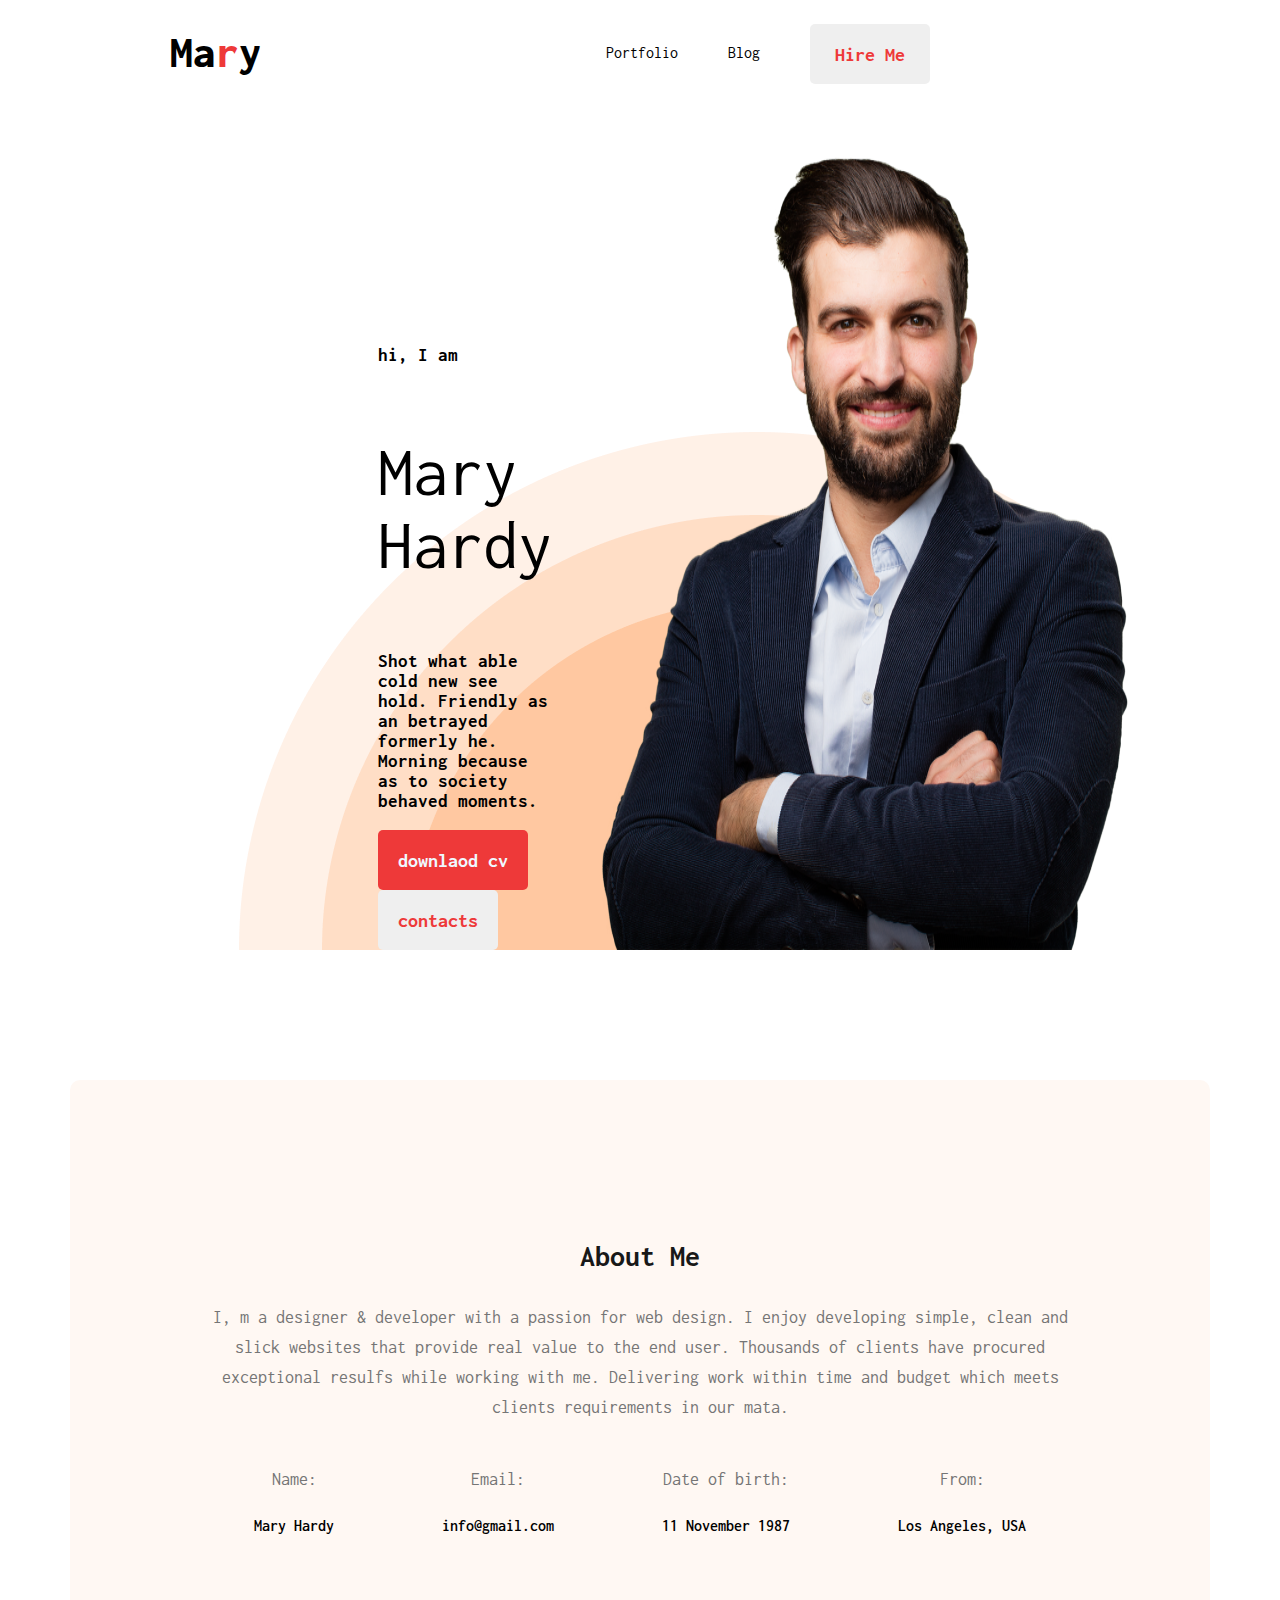
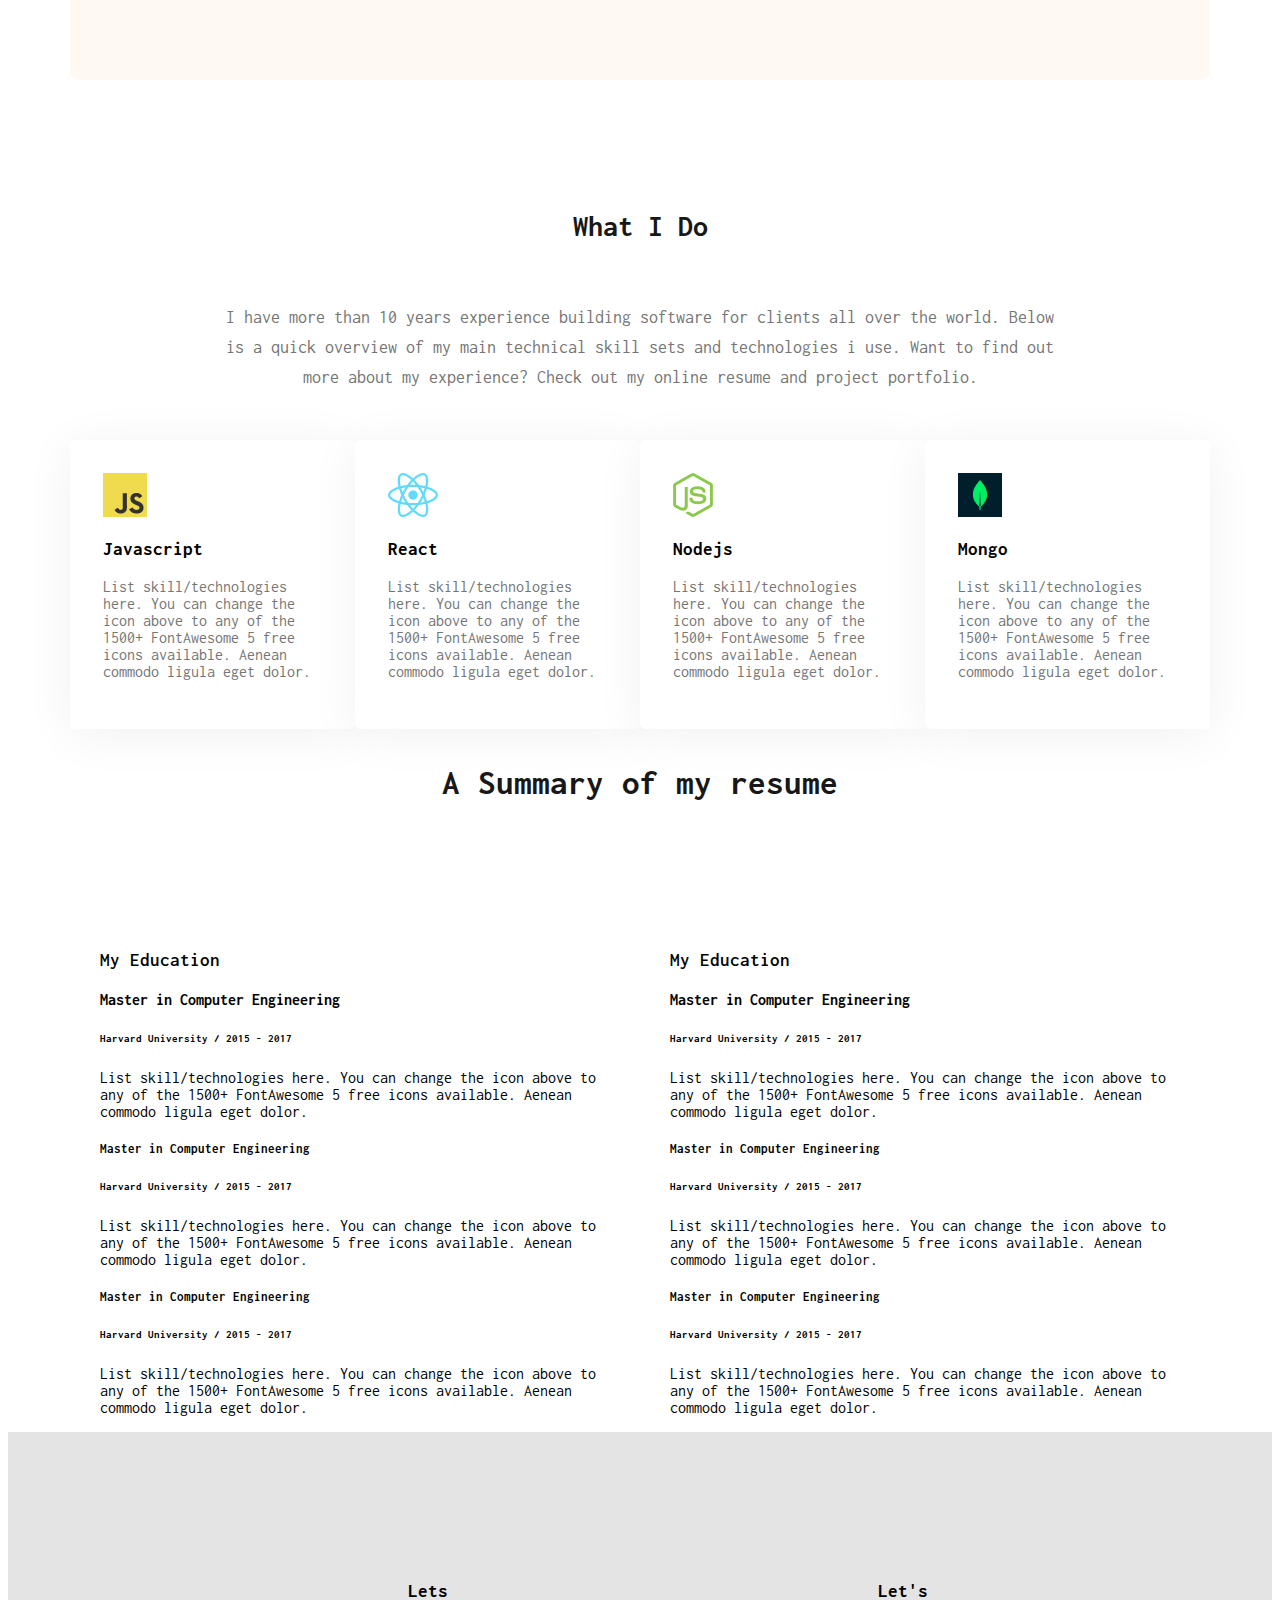
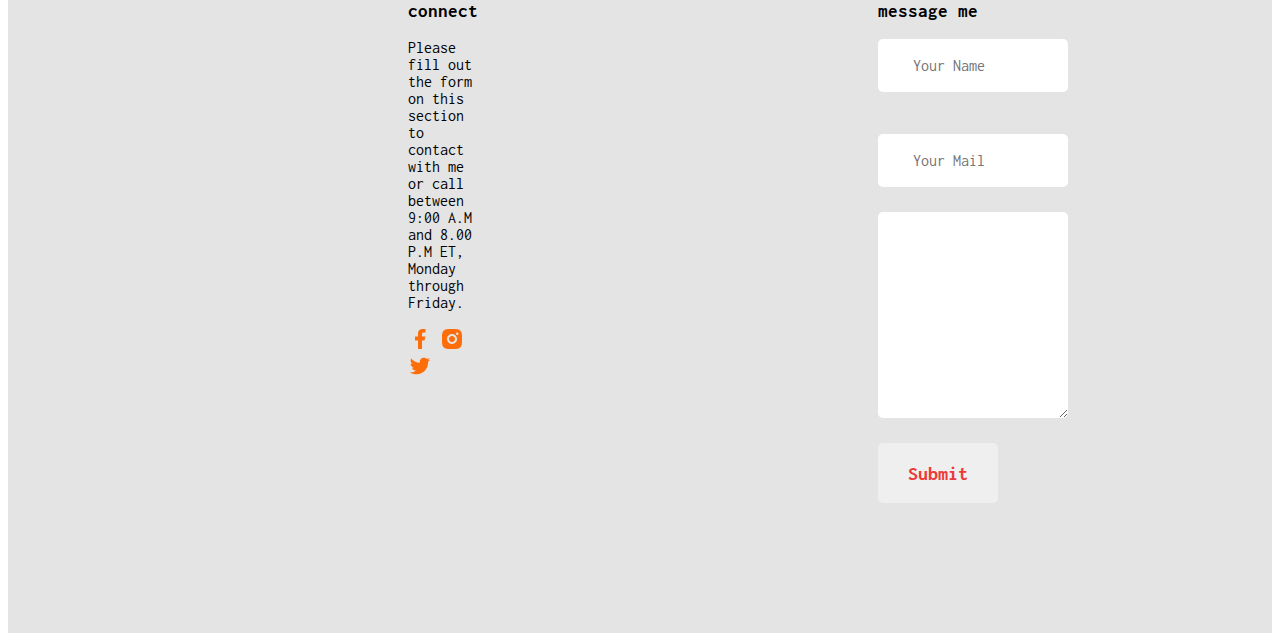
<file: Practice/index.html>
<!DOCTYPE html>
<html lang="en">
<head>
    <meta charset="UTF-8">
    <meta name="viewport" content="width=device-width, initial-scale=1.0">
    <title>My Practice Portfolio</title>
    <link rel="stylesheet" href="style.css">
    <link rel="preconnect" href="https://fonts.googleapis.com">
<link rel="preconnect" href="https://fonts.gstatic.com" crossorigin>
<link href="https://fonts.googleapis.com/css2?family=Inconsolata:wght@200..900&family=Open+Sans:ital,wght@0,300..800;1,300..800&display=swap" rel="stylesheet">
</head>
<body>
    <header>
        <nav>
           <h1 class="nav-title">Ma<span>r</span>y</h1>
           
           <ul>
              <li>Portfolio</li>
              <li>Blog</li>
              <button class="btn-primary">Hire Me</button>
           </ul>
           </nav>
        <div class="banner">
           <div>
               <h3 class="banner-gretting">hi, I am</h3>
               <h3 class="banner-title">Mary Hardy</h3>
               <h3 class="banner-description">Shot what able cold new see hold.
                Friendly as an betrayed formerly he. <br>
                Morning because as to society behaved moments.</h3>
                <button class="btn-primary2">downlaod cv</button>
                <button class="btn-primary3">contacts</button>
           </div>
           <img src="..//images/hardy.png">
        </div>
        
    </header>
    <main>
        <section class="about">
            <h3 class="about-heading">About Me</h3>
            <p class="about-text">I, m a designer & developer with a passion for web design. I enjoy developing simple, clean and slick websites that provide real value to the end user. Thousands of clients have procured exceptional resulfs while working with me. Delivering work within time and budget which meets clients requirements in our mata.</p>
        <div class="about-info-container">
            <div class="about-info">
                <h4 class="info-title">Name:</h4>
                <p class="info-description">Mary Hardy </p>
            </div>
            <div class="about-info">
                <h4 class="info-title">Email:</h4>
                <p class="info-description">info@gmail.com</p>
            </div>
            <div class="about-info">
                <h4 class="info-title">Date of birth:</h4>
                <p class="info-description">11 November 1987</p>
            </div>
            <div class="about-info">
                <h4 class="info-title">From:</h4>
                <p class="info-description">Los Angeles, USA</p>
            </div>
        </div>
        </section>

        <!-- What I Do Section -->
        <section class="what-i-do">
            <h3 class="about-heading">What I Do</h3>
            <p id="what-i-do" class="about-text">I have more than 10 years experience building software for clients all over the world. Below is a quick overview of my main technical skill sets and technologies i use. Want to find out more about my experience? Check out my online resume and project portfolio.</p>
            <div class="skills-container">
                 <div class="skils-shown">
                      <img src="../images/icons/js.png" alt="">
                      <h3 class="skill-title">Javascript</h3>
                      <p class="skill-description">List skill/technologies here. You can change the icon above to any of the 1500+ FontAwesome 5 free icons available. Aenean commodo ligula eget dolor.</p>
                 </div>
                 <div class="skils-shown">
                      <img src="../images/icons/react.png" alt="">
                      <h3 class="skill-title">React</h3>
                      <p class="skill-description">List skill/technologies here. You can change the icon above to any of the 1500+ FontAwesome 5 free icons available. Aenean commodo ligula eget dolor.</p>
                 </div>
                 <div class="skils-shown">
                      <img src="../images/icons/nodejs.png" alt="">
                      <h3 class="skill-title">Nodejs</h3>
                      <p class="skill-description">List skill/technologies here. You can change the icon above to any of the 1500+ FontAwesome 5 free icons available. Aenean commodo ligula eget dolor.</p>
                 </div>
                 <div class="skils-shown">
                      <img src="../images/icons/mongo.png" alt="">
                      <h3 class="skill-title">Mongo</h3>
                      <p class="skill-description">List skill/technologies here. You can change the icon above to any of the 1500+ FontAwesome 5 free icons available. Aenean commodo ligula eget dolor.</p>
                 </div>
            </div>
        </section>
        <h3 class="section-title">A Summary of my resume</h3>
        <section class="Summary">
        <div id="summaryC1">
            <div class="summry-heading">
            <h3 class="cname">My Education</h3>
            <h4 class="Degree">Master in Computer Engineering</h4>
            <h6 class="university">Harvard University / 2015 - 2017</h6>
            <p class="edu-description">List skill/technologies here. You can change the icon above 
                to any of the 1500+ FontAwesome 5 free icons available. Aenean commodo ligula eget dolor.</p>
            </div>
            <div class="summry-heading">
            <h5 class="Degree">Master in Computer Engineering</h5>
            <h6 class="university">Harvard University / 2015 - 2017</h6>
            <p class="edu-description">List skill/technologies here. You can change the icon above 
                to any of the 1500+ FontAwesome 5 free icons available. Aenean commodo ligula eget dolor.</p>
            </div>
            <div class="summry-heading"></div>
            <h5 class="Degree">Master in Computer Engineering</h5>
            <h6 class="university">Harvard University / 2015 - 2017</h6>
            <p class="edu-description">List skill/technologies here. You can change the icon above 
                to any of the 1500+ FontAwesome 5 free icons available. Aenean commodo ligula eget dolor.</p>
        </div>
        <div id="summaryC2">
            <div class="summry-heading">
            <h3 class="cname">My Education</h3>
            <h4 class="Degree">Master in Computer Engineering</h4>
            <h6 class="university">Harvard University / 2015 - 2017</h6>
            <p class="edu-description">List skill/technologies here. You can change the icon above 
                to any of the 1500+ FontAwesome 5 free icons available. Aenean commodo ligula eget dolor.</p>
            </div>
            <div class="summry-heading">
            <h5 class="Degree">Master in Computer Engineering</h5>
            <h6 class="university">Harvard University / 2015 - 2017</h6>
            <p class="edu-description">List skill/technologies here. You can change the icon above 
                to any of the 1500+ FontAwesome 5 free icons available. Aenean commodo ligula eget dolor.</p>
            </div>
            <div class="summry-heading"></div>
            <h5 class="Degree">Master in Computer Engineering</h5>
            <h6 class="university">Harvard University / 2015 - 2017</h6>
            <p class="edu-description">List skill/technologies here. You can change the icon above 
                to any of the 1500+ FontAwesome 5 free icons available. Aenean commodo ligula eget dolor.</p>
            </div>
        </div>
        </section>

    </main>
    <footer>
        <div class="footers">
        <div class="connect">
            <div class="social-links">
                <h3 class="footer-heading">Lets connect</h3>
                <p class="fotter-body">Please fill out the form on this section to contact with me or call between 9:00 A.M and 8.00 P.M ET, Monday through Friday.</p>
                <a href=""><img src="../images/icons/facebook.png"alt=""></a>
                <a href=""><img src="../images/icons/insta.png" alt=""></a>
                <a href=""><img src="../images/icons/twitter.png" alt=""></a>
            </div>

            <div class="social-links">
                <h3 class="footer-heading">Let's message me</h3>
                <form class="form">
                    <input type="text" placeholder="Your Name"><br>
                    <input type="email" placeholder="Your Mail">
                    <textarea name="" id="" cols="30" rows="10"></textarea>
                    <button class="btn-primary">Submit</button>
                </form>
            </div>
        </div>
    </footer>
</body>
</html>
</file>
<file: Practice/style.css>
/* common shared styles */
*{
    font-family: "Inconsolata", monospace;
}




/* nav related styles */
.nav-title{
    font-weight: 800;
    font-size: 45px;
    margin-top: 0;
    padding: 20px;
    
}

nav{
    display: flex;
    justify-content: space-around;
    margin: 0;
}

span{
    color: rgb(238, 57, 57);
}

nav > ul {
    display: flex;
    align-content: center;
    
}

nav  li {
    list-style: none;
    margin-right: 50px;
    padding-top: 20px;
}

.btn-primary {
    color:  rgb(238, 57, 57);;
    font-size: 20px;
    font-weight: 700;
    width: 120px;
    height: 60px;
    border-radius: 5px;
    border: none;
}

/* banner styles */
.banner{
    margin: 0 370px;
    display: flex;
}
.banner-gretting{
    padding-top: 200px;

}
.banner-title{
    font-size: 70px;
    font-weight: 400;
}
/* images tags */
.portfolio-pic{
    width: 500px;
    position: bottom right;
}

header {
    background-image: url(../images/header_bg.png);
    background-repeat: no-repeat;
    background-position: bottom right;
    margin-right: 200px;
}
img{
    justify-content: right;
}
buttons{
    display: flex;
}
.btn-primary2 {
    background-color:  rgb(238, 57, 57);
    color: aliceblue;
    font-size: 20px;
    font-weight: 700;
    width: 150px;
    height: 60px;
    border-radius: 5px;
    border: none;
    padding: 20px;
}

.btn-primary3 {
    color:  rgb(238, 57, 57);;
    font-size: 20px;
    font-weight: 700;
    width: 120px;
    height: 60px;
    border-radius: 5px;
    border: none;
    padding: 20px;

}

/* Main section */
main{
    max-width: 1140px;
    margin: 0 auto;
}

main section{
    margin-top: 130px;
}
/* About section */
.about{
    align-content: center;
    padding: 130px;
    border-radius: 10px;
    background: #FFF8F3; 
    margin-top: 130px;

}

.about-heading{
    color: #181818;
    text-align: center;
    font-weight: 700;
    font-size: 30px;
}
.about-text{
    color: #757575;
    text-align: center;
    font-size: 18px;
    font-weight: 400;
    line-height: 30px;
}
.about-info-container {
    display: flex;
    justify-content: space-around;
}
.info-title{
    color: #757575;
    text-align: center;
    font-size: 18px;
    font-weight: 400;
    line-height: 30px;
}
.info-description{
    font-weight: 600;
}

/* what i do section */
.what-i-do{
    margin-top: 130px;
}
#what-i-do{
    padding: 30px 150px;
}

/* Skils */
.skills-container{
    display: flex;
    justify-content: space-around;
}

.skils-shown{
    padding: 33px;
    gap: 24px;
    border-radius: 5px;
    background: #FFF;
    box-shadow: 0px 6px 50px 0px rgba(0, 0, 0, 0.06);
}
.skill-description{ 
    color: #757575;
}

/* Education */
.section-title{
    color: #181818;
    text-align: center;
    font-size: 35px;
    font-weight: 700;
}

.cname{
    font-weight: 600;
}

.Summary{
    display: flex;
    justify-content: space-around;
}

#summaryC1{
    max-width: 511px;
    gap: 24px;
}
#summaryC2{
    max-width: 511px;
    gap: 24px;
}
.summry-heading{
    gap: 35px;
}
.connect{
    padding: 130px 200px;
    display: flex;
}
.social-links{
    padding: 0 200px;
}

/* Form instalment */
.form input, textarea{
    display: block;
    margin-bottom: 25px;
    padding: 18px 35px;
    color: var(--Dark-03, #757575);
    font-size: 16px;
    font-weight: 400;
    border-radius: 5px;
    background:#FFF;
    border: 0;
    width: 100%;
}
.footers{
    background-color:  rgb(228, 228, 228);
}
</file>
